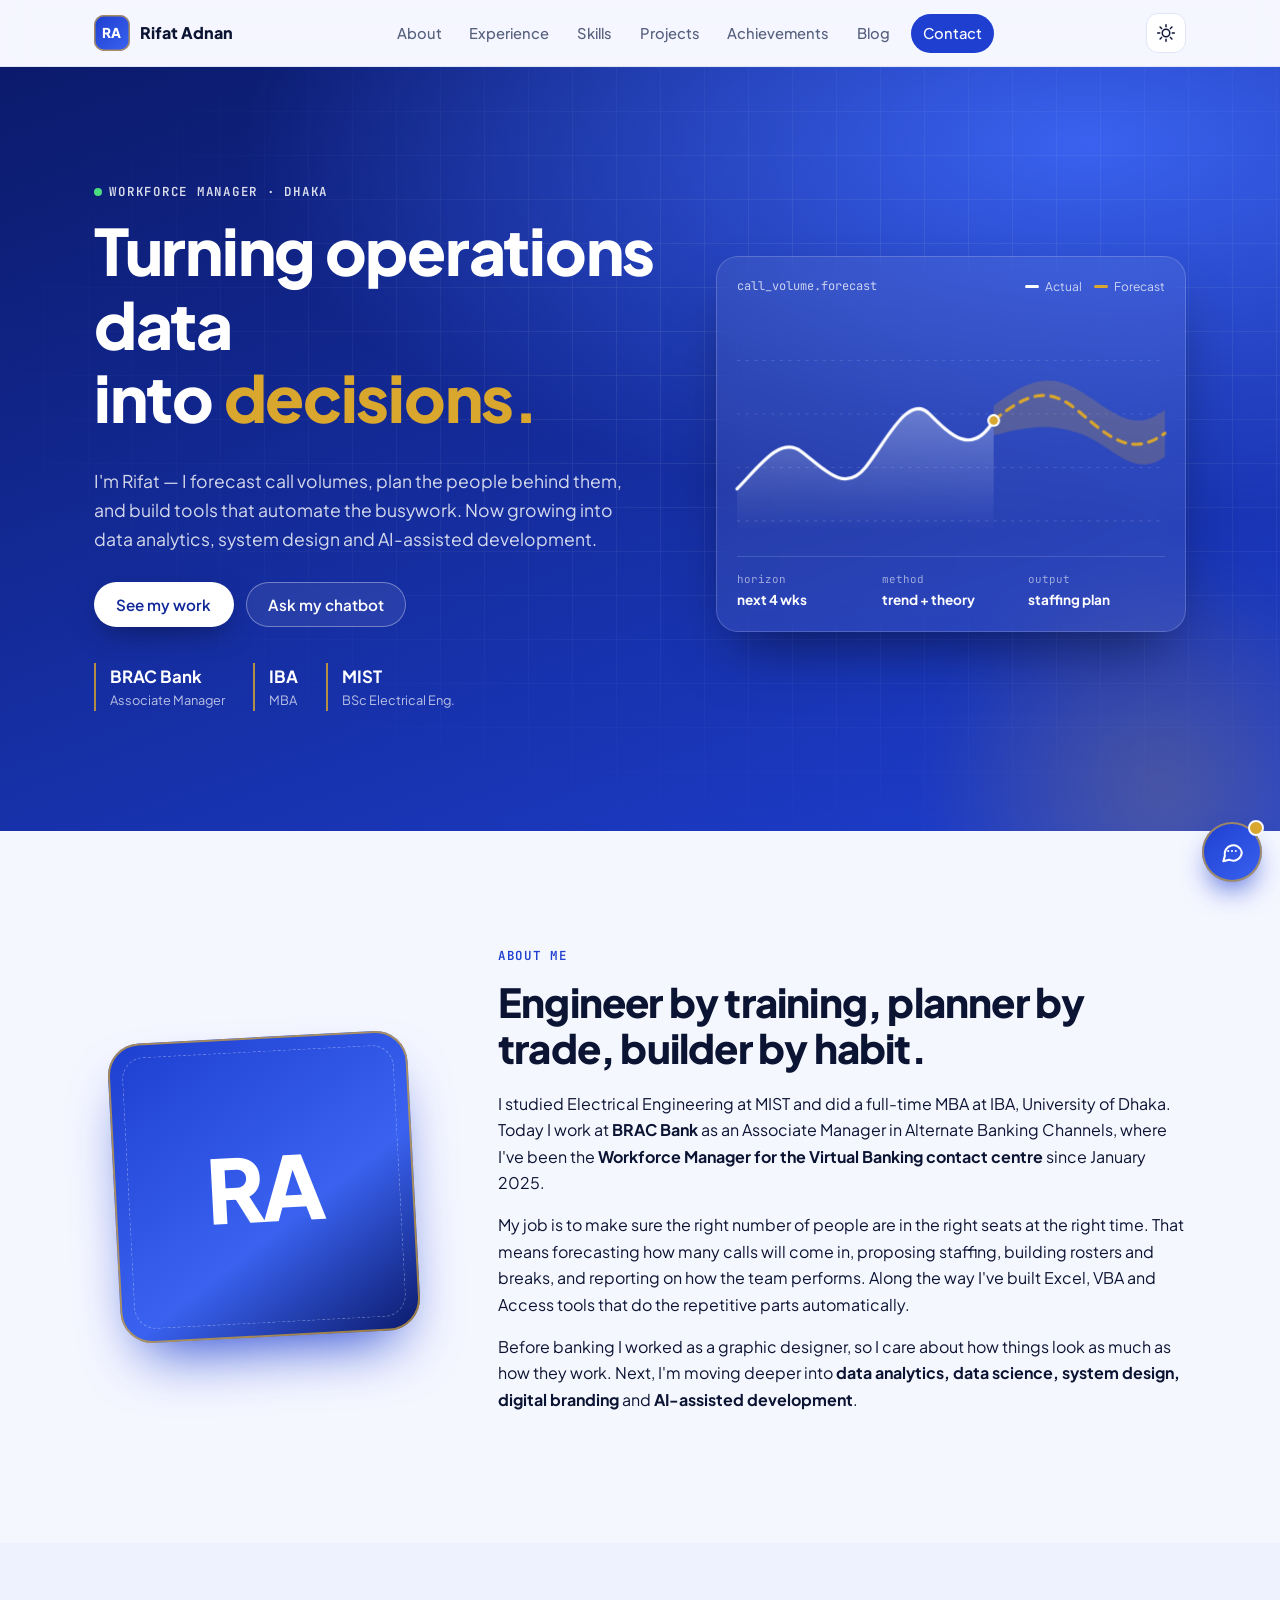
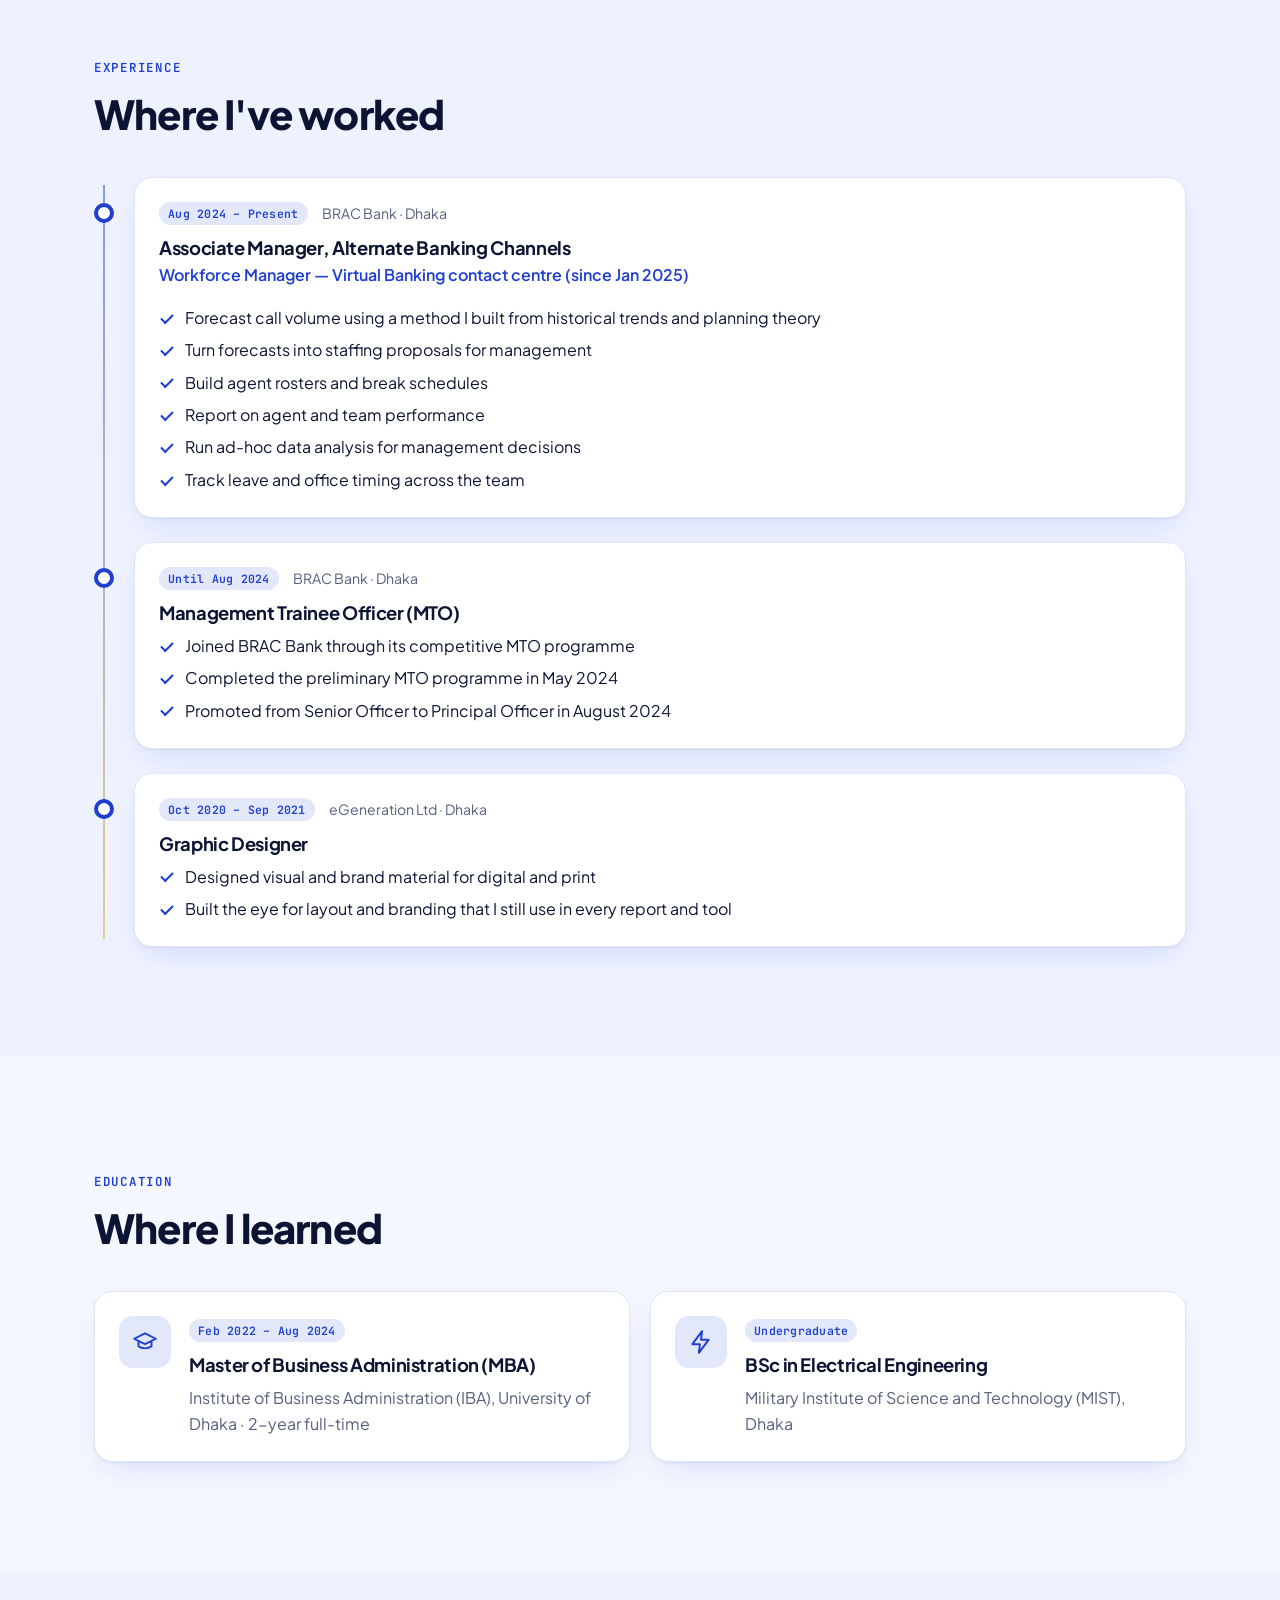
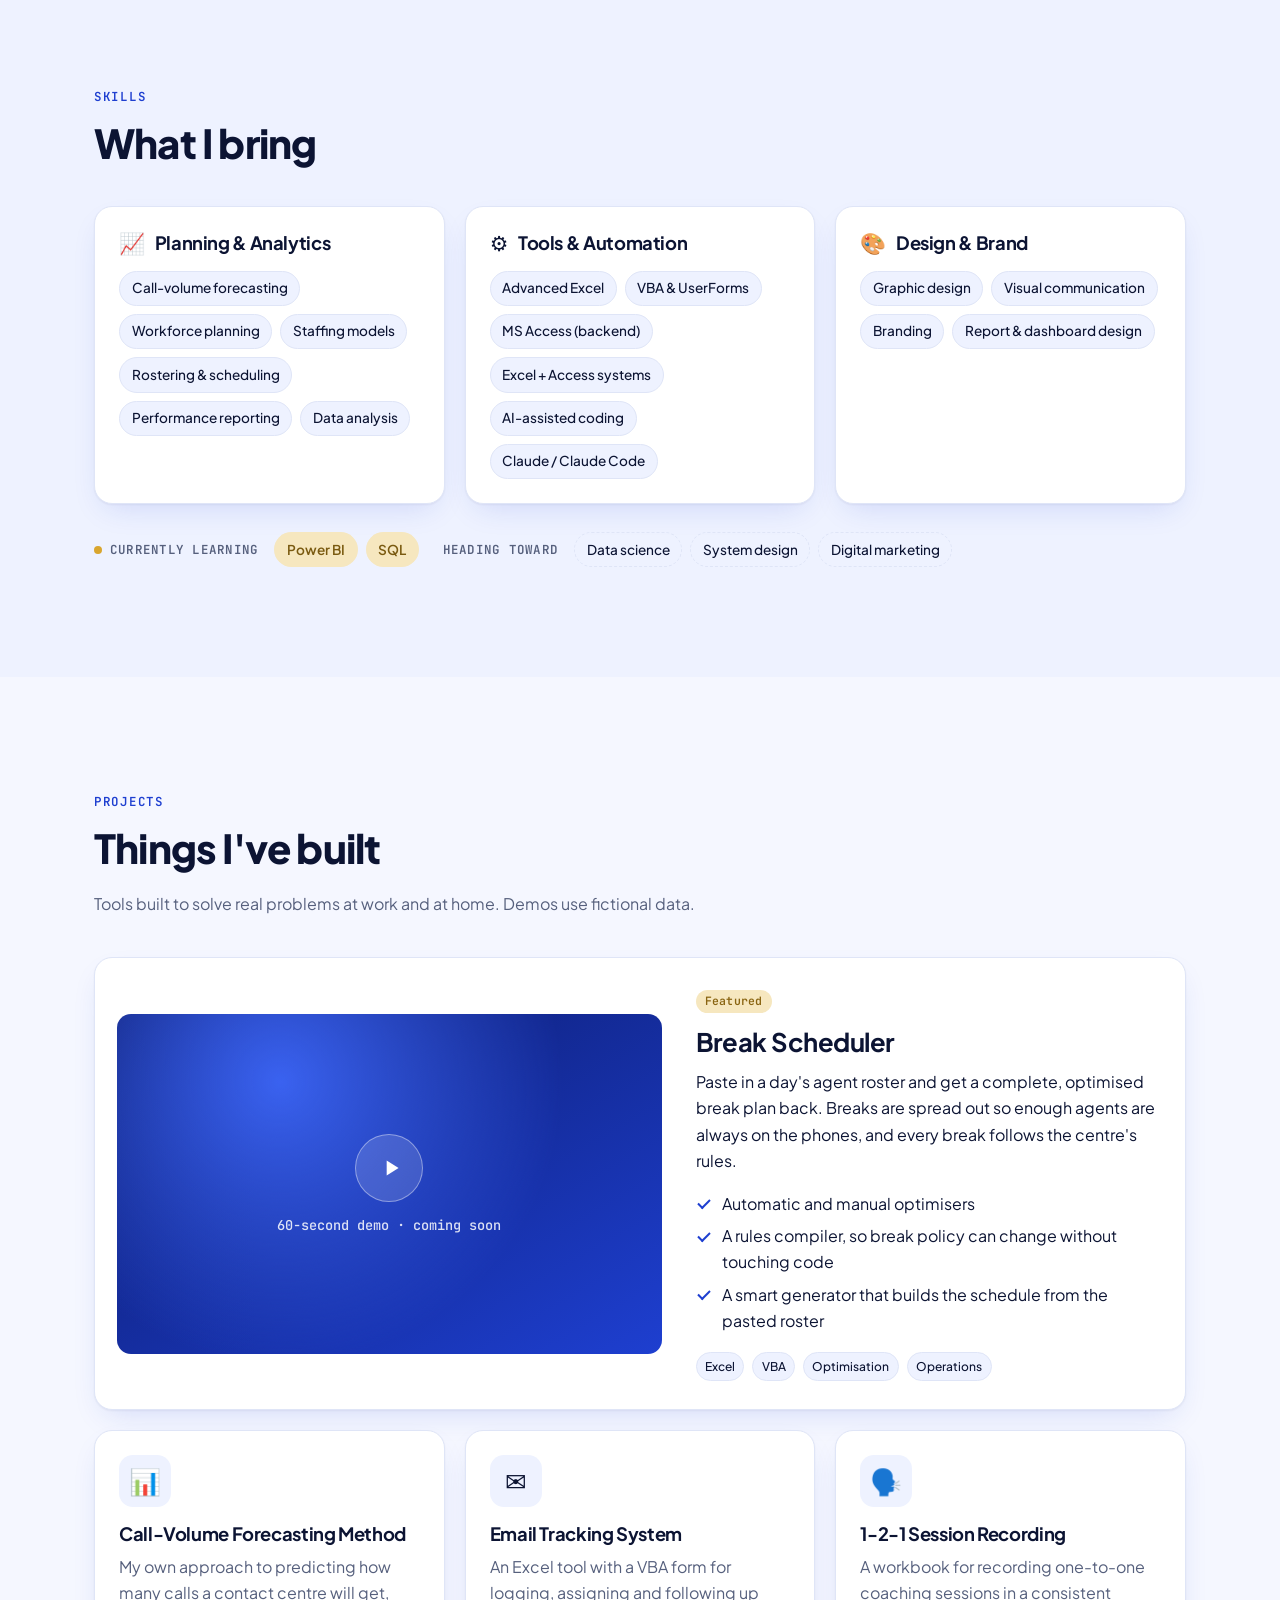
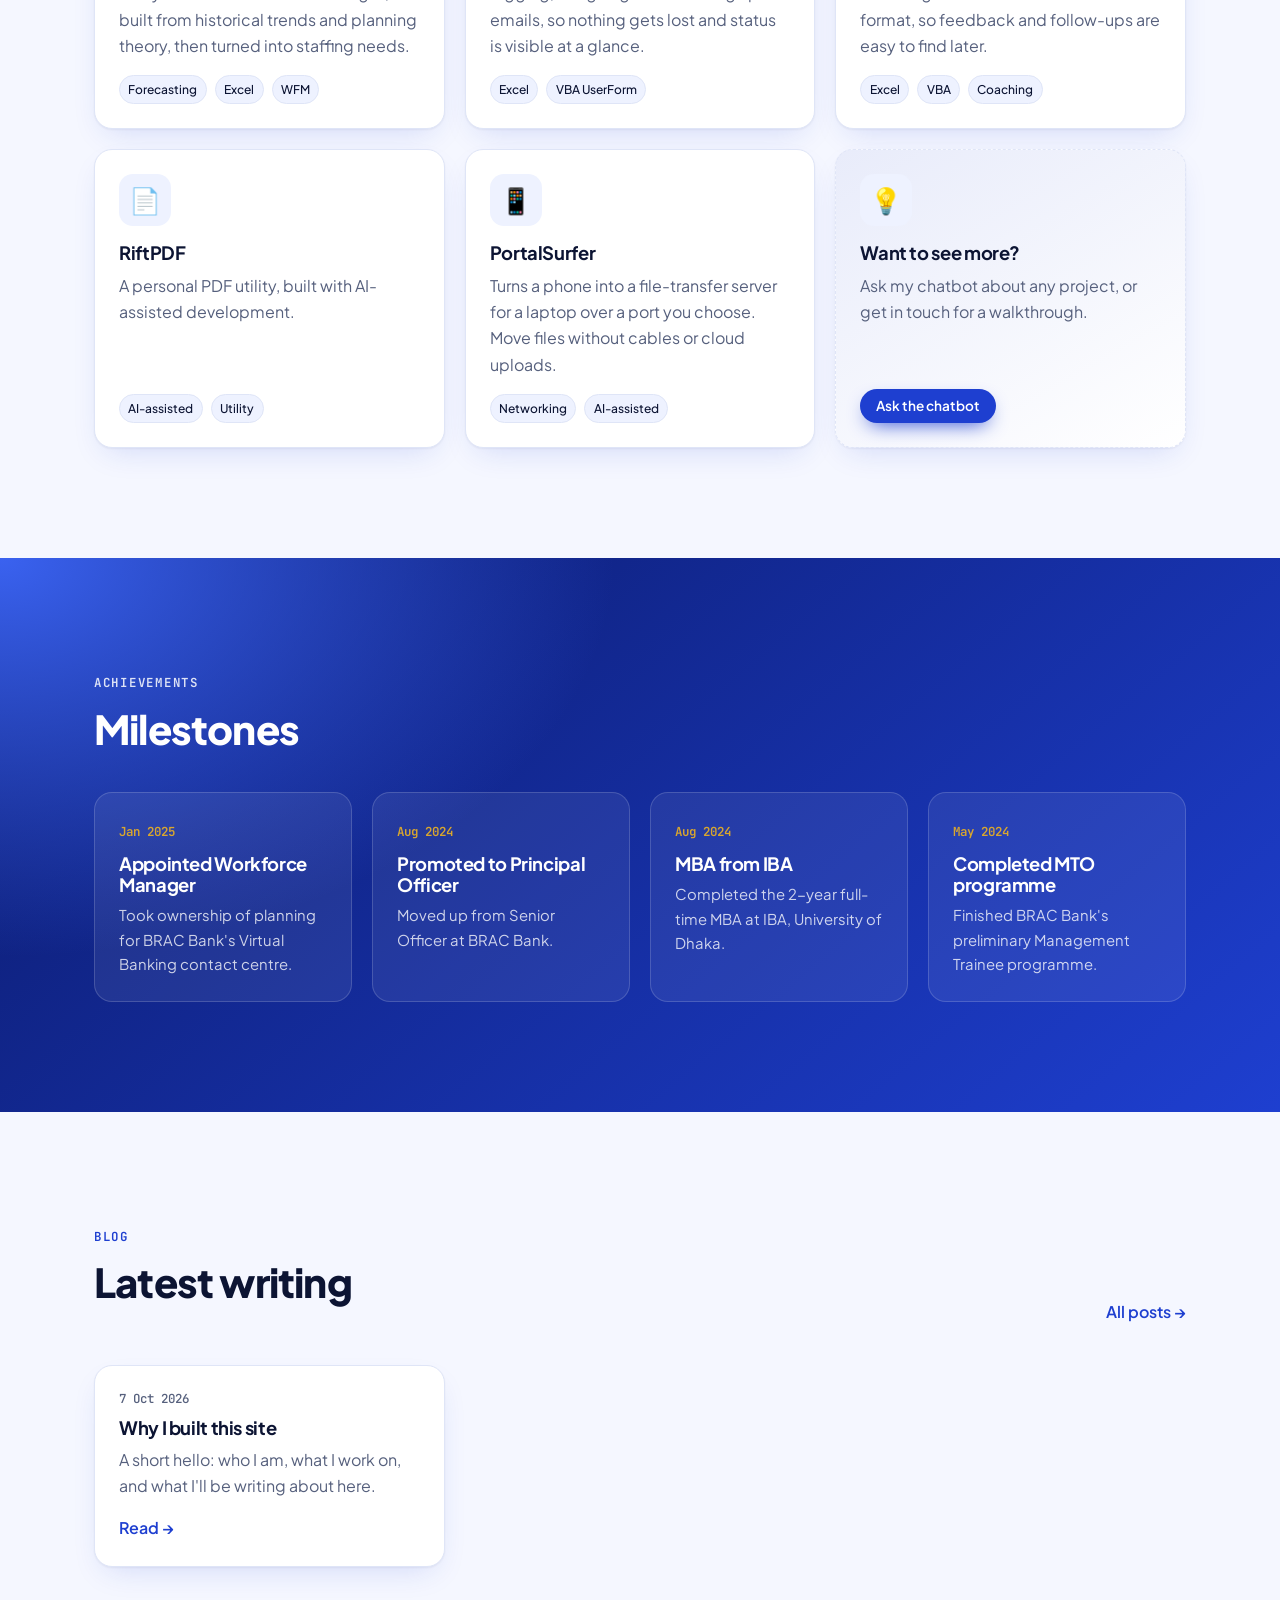
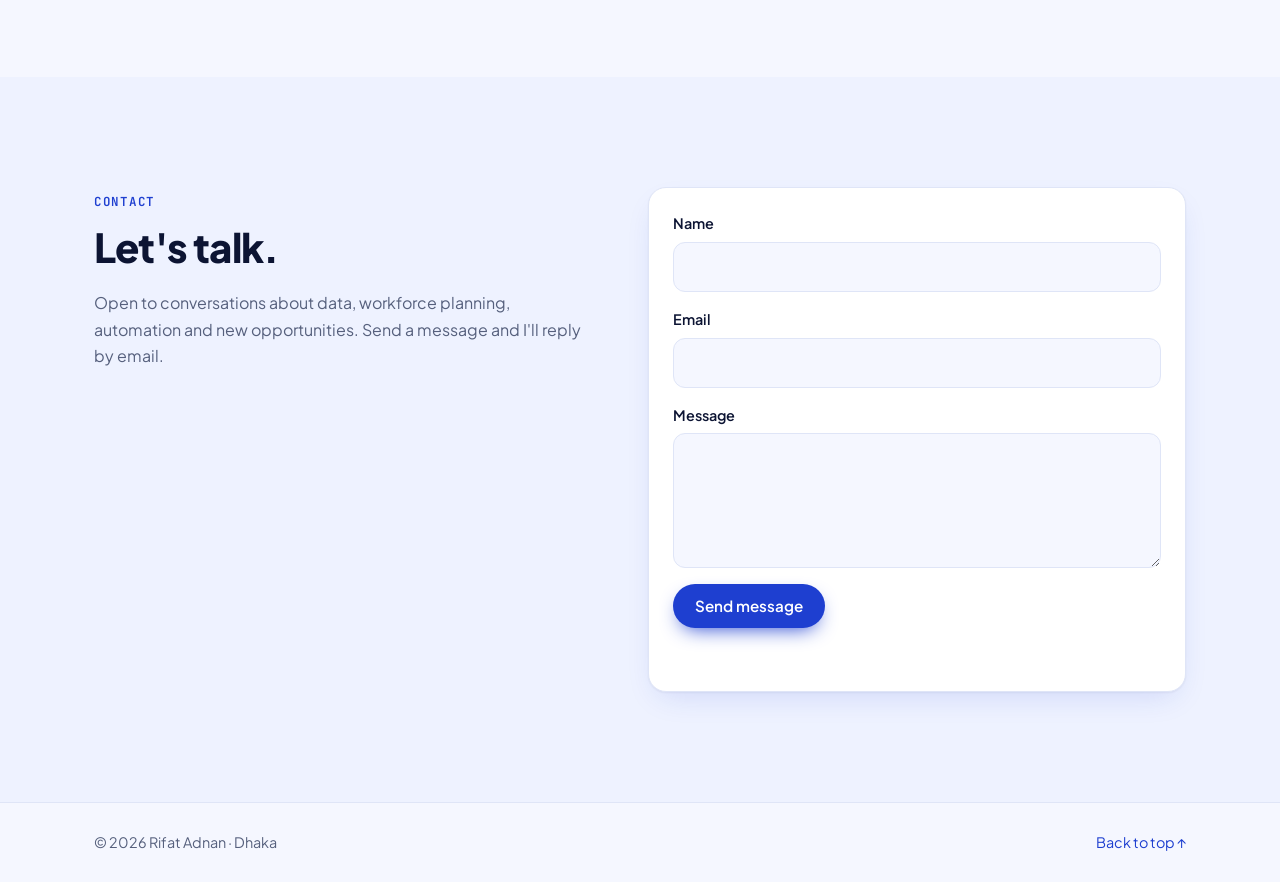
<file: index.html>
<!doctype html>
<html lang="en">
<head>
  <meta charset="utf-8">
  <meta name="viewport" content="width=device-width, initial-scale=1">
  <title>Rifat Adnan — Workforce Planning, Forecasting & Data</title>
  <meta name="description" content="Rifat Adnan — workforce manager and analyst in Dhaka. Call-volume forecasting, workforce planning, Excel/VBA automation, and a growing focus on data analytics and AI-assisted development.">
  <meta property="og:title" content="Rifat Adnan — Workforce Planning, Forecasting & Data">
  <meta property="og:description" content="Turning operations data into decisions.">
  <meta property="og:type" content="website">
  <meta name="theme-color" content="#1e3fd0">
  <link rel="icon" href="assets/favicon.svg" type="image/svg+xml">
  <link rel="preconnect" href="https://fonts.googleapis.com">
  <link rel="preconnect" href="https://fonts.gstatic.com" crossorigin>
  <link href="https://fonts.googleapis.com/css2?family=Plus+Jakarta+Sans:wght@400;500;600;700;800&family=JetBrains+Mono:wght@400;600&display=swap" rel="stylesheet">
  <link rel="stylesheet" href="css/style.css">
  <script src="js/theme-init.js"></script>
</head>
<body>
  <a class="skip" href="#main">Skip to content</a>

  <!-- ============ NAVIGATION ============ -->
  <header class="nav" id="top">
    <div class="container nav__inner">
      <a href="#top" class="brand" aria-label="Rifat Adnan — home">
        <span class="brand__mark">RA</span><span class="brand__name">Rifat Adnan</span>
      </a>
      <nav class="nav__links" id="navLinks" aria-label="Main">
        <a href="#about">About</a>
        <a href="#experience">Experience</a>
        <a href="#skills">Skills</a>
        <a href="#projects">Projects</a>
        <a href="#achievements">Achievements</a>
        <a href="blog.html">Blog</a>
        <a href="#contact" class="nav__cta">Contact</a>
      </nav>
      <div class="nav__actions">
        <button class="icon-btn" id="themeToggle" aria-label="Switch light / dark mode">
          <svg class="i-sun" viewBox="0 0 24 24" aria-hidden="true"><circle cx="12" cy="12" r="4.5"/><path d="M12 2v2.5M12 19.5V22M2 12h2.5M19.5 12H22M4.9 4.9l1.8 1.8M17.3 17.3l1.8 1.8M4.9 19.1l1.8-1.8M17.3 6.7l1.8-1.8"/></svg>
          <svg class="i-moon" viewBox="0 0 24 24" aria-hidden="true"><path d="M20 14.5A8 8 0 0 1 9.5 4a8 8 0 1 0 10.5 10.5z"/></svg>
        </button>
        <button class="icon-btn nav__burger" id="navToggle" aria-label="Open menu" aria-expanded="false" aria-controls="navLinks">
          <span></span><span></span><span></span>
        </button>
      </div>
    </div>
  </header>

  <main id="main">
    <!-- ============ HERO ============ -->
    <section class="hero">
      <div class="hero__grid" aria-hidden="true"></div>
      <div class="hero__glow" aria-hidden="true"></div>
      <div class="container hero__inner">
        <div class="hero__text">
          <p class="eyebrow eyebrow--light"><span class="pulse"></span> Workforce Manager · Dhaka</p>
          <h1>Turning operations data<br>into <span class="gold">decisions.</span></h1>
          <p class="hero__lead">I'm Rifat — I forecast call volumes, plan the people behind them, and build tools that automate the busywork. Now growing into data analytics, system design and AI-assisted development.</p>
          <div class="hero__btns">
            <a href="#projects" class="btn btn--light">See my work</a>
            <button class="btn btn--ghost" data-open-chat>Ask my chatbot</button>
          </div>
          <ul class="hero__facts">
            <li><strong>BRAC Bank</strong><span>Associate Manager</span></li>
            <li><strong>IBA</strong><span>MBA</span></li>
            <li><strong>MIST</strong><span>BSc Electrical Eng.</span></li>
          </ul>
        </div>

        <!-- Animated forecast chart -->
        <div class="hero__chart" aria-hidden="true">
          <div class="chart-card">
            <div class="chart-card__head">
              <span class="mono">call_volume.forecast</span>
              <span class="chart-legend"><i class="lg-actual"></i>Actual <i class="lg-fc"></i>Forecast</span>
            </div>
            <svg viewBox="0 0 400 220" class="fc-svg">
              <defs>
                <linearGradient id="fcFill" x1="0" x2="0" y1="0" y2="1">
                  <stop offset="0" stop-color="#ffffff" stop-opacity=".28"/>
                  <stop offset="1" stop-color="#ffffff" stop-opacity="0"/>
                </linearGradient>
              </defs>
              <g class="fc-grid">
                <line x1="0" y1="50" x2="400" y2="50"/><line x1="0" y1="100" x2="400" y2="100"/>
                <line x1="0" y1="150" x2="400" y2="150"/><line x1="0" y1="200" x2="400" y2="200"/>
              </g>
              <path class="fc-band" d="M240 92 C 270 70, 290 60, 320 78 S 370 120, 400 96 L400 140 C 370 162, 350 128, 320 118 S 270 112, 240 120 Z"/>
              <path class="fc-area" d="M0 170 C 20 150, 40 120, 60 135 S 100 175, 120 150 S 160 80, 180 100 S 220 140, 240 106 L240 210 L0 210 Z"/>
              <path class="fc-actual" d="M0 170 C 20 150, 40 120, 60 135 S 100 175, 120 150 S 160 80, 180 100 S 220 140, 240 106"/>
              <path class="fc-line" d="M240 106 C 270 82, 290 72, 320 98 S 370 140, 400 118"/>
              <circle class="fc-dot" cx="240" cy="106" r="5"/>
            </svg>
            <div class="chart-card__foot">
              <div><span class="mono">horizon</span><strong>next 4 wks</strong></div>
              <div><span class="mono">method</span><strong>trend + theory</strong></div>
              <div><span class="mono">output</span><strong>staffing plan</strong></div>
            </div>
          </div>
        </div>
      </div>
    </section>

    <!-- ============ ABOUT ============ -->
    <section class="section" id="about">
      <div class="container about">
        <div class="about__photo reveal">
          <!-- To use a photo: put it at assets/photo.jpg and replace the <span> below with
               <img src="assets/photo.jpg" alt="Rifat Adnan"> -->
          <div class="avatar"><span>RA</span></div>
        </div>
        <div class="about__text reveal">
          <p class="eyebrow">About me</p>
          <h2>Engineer by training, planner by trade, builder by habit.</h2>
          <p>I studied Electrical Engineering at MIST and did a full-time MBA at IBA, University of Dhaka. Today I work at <strong>BRAC Bank</strong> as an Associate Manager in Alternate Banking Channels, where I've been the <strong>Workforce Manager for the Virtual Banking contact centre</strong> since January 2025.</p>
          <p>My job is to make sure the right number of people are in the right seats at the right time. That means forecasting how many calls will come in, proposing staffing, building rosters and breaks, and reporting on how the team performs. Along the way I've built Excel, VBA and Access tools that do the repetitive parts automatically.</p>
          <p>Before banking I worked as a graphic designer, so I care about how things look as much as how they work. Next, I'm moving deeper into <strong>data analytics, data science, system design, digital branding</strong> and <strong>AI-assisted development</strong>.</p>
          <div class="about__links" data-social></div>
        </div>
      </div>
    </section>

    <!-- ============ EXPERIENCE ============ -->
    <section class="section section--tint" id="experience">
      <div class="container">
        <div class="section__head reveal">
          <p class="eyebrow">Experience</p>
          <h2>Where I've worked</h2>
        </div>
        <ol class="timeline">
          <li class="tl-item reveal">
            <div class="tl-dot"></div>
            <div class="card">
              <div class="tl-meta"><span class="tag tag--brand">Aug 2024 – Present</span><span class="muted">BRAC Bank · Dhaka</span></div>
              <h3>Associate Manager, Alternate Banking Channels</h3>
              <p class="tl-sub">Workforce Manager — Virtual Banking contact centre (since Jan 2025)</p>
              <ul class="ticks">
                <li>Forecast call volume using a method I built from historical trends and planning theory</li>
                <li>Turn forecasts into staffing proposals for management</li>
                <li>Build agent rosters and break schedules</li>
                <li>Report on agent and team performance</li>
                <li>Run ad-hoc data analysis for management decisions</li>
                <li>Track leave and office timing across the team</li>
              </ul>
            </div>
          </li>
          <li class="tl-item reveal">
            <div class="tl-dot"></div>
            <div class="card">
              <div class="tl-meta"><span class="tag tag--brand">Until Aug 2024</span><span class="muted">BRAC Bank · Dhaka</span></div>
              <h3>Management Trainee Officer (MTO)</h3>
              <ul class="ticks">
                <li>Joined BRAC Bank through its competitive MTO programme</li>
                <li>Completed the preliminary MTO programme in May 2024</li>
                <li>Promoted from Senior Officer to Principal Officer in August 2024</li>
              </ul>
            </div>
          </li>
          <li class="tl-item reveal">
            <div class="tl-dot"></div>
            <div class="card">
              <div class="tl-meta"><span class="tag tag--brand">Oct 2020 – Sep 2021</span><span class="muted">eGeneration Ltd · Dhaka</span></div>
              <h3>Graphic Designer</h3>
              <ul class="ticks">
                <li>Designed visual and brand material for digital and print</li>
                <li>Built the eye for layout and branding that I still use in every report and tool</li>
              </ul>
            </div>
          </li>
        </ol>
      </div>
    </section>

    <!-- ============ EDUCATION ============ -->
    <section class="section" id="education">
      <div class="container">
        <div class="section__head reveal">
          <p class="eyebrow">Education</p>
          <h2>Where I learned</h2>
        </div>
        <div class="grid-2">
          <article class="card edu reveal">
            <div class="edu__icon" aria-hidden="true">
              <svg viewBox="0 0 24 24"><path d="M2 9l10-5 10 5-10 5z"/><path d="M6 11v5c3 2.5 9 2.5 12 0v-5"/></svg>
            </div>
            <div>
              <span class="tag tag--brand">Feb 2022 – Aug 2024</span>
              <h3>Master of Business Administration (MBA)</h3>
              <p class="muted">Institute of Business Administration (IBA), University of Dhaka · 2-year full-time</p>
            </div>
          </article>
          <article class="card edu reveal">
            <div class="edu__icon" aria-hidden="true">
              <svg viewBox="0 0 24 24"><path d="M13 2L4 14h7l-1 8 9-12h-7z"/></svg>
            </div>
            <div>
              <span class="tag tag--brand">Undergraduate</span>
              <h3>BSc in Electrical Engineering</h3>
              <p class="muted">Military Institute of Science and Technology (MIST), Dhaka</p>
            </div>
          </article>
        </div>
      </div>
    </section>

    <!-- ============ SKILLS ============ -->
    <section class="section section--tint" id="skills">
      <div class="container">
        <div class="section__head reveal">
          <p class="eyebrow">Skills</p>
          <h2>What I bring</h2>
        </div>
        <div class="grid-3">
          <article class="card skill reveal">
            <h3><span class="skill__ic">📈</span> Planning & Analytics</h3>
            <ul class="chips">
              <li>Call-volume forecasting</li><li>Workforce planning</li><li>Staffing models</li>
              <li>Rostering & scheduling</li><li>Performance reporting</li><li>Data analysis</li>
            </ul>
          </article>
          <article class="card skill reveal">
            <h3><span class="skill__ic">⚙️</span> Tools & Automation</h3>
            <ul class="chips">
              <li>Advanced Excel</li><li>VBA & UserForms</li><li>MS Access (backend)</li>
              <li>Excel + Access systems</li><li>AI-assisted coding</li><li>Claude / Claude Code</li>
            </ul>
          </article>
          <article class="card skill reveal">
            <h3><span class="skill__ic">🎨</span> Design & Brand</h3>
            <ul class="chips">
              <li>Graphic design</li><li>Visual communication</li><li>Branding</li><li>Report & dashboard design</li>
            </ul>
          </article>
        </div>
        <div class="learning reveal">
          <span class="learning__label"><span class="pulse pulse--gold"></span> Currently learning</span>
          <ul class="chips chips--gold"><li>Power BI</li><li>SQL</li></ul>
          <span class="learning__label learning__label--next">Heading toward</span>
          <ul class="chips chips--outline"><li>Data science</li><li>System design</li><li>Digital marketing</li></ul>
        </div>
      </div>
    </section>

    <!-- ============ PROJECTS ============ -->
    <section class="section" id="projects">
      <div class="container">
        <div class="section__head reveal">
          <p class="eyebrow">Projects</p>
          <h2>Things I've built</h2>
          <p class="muted">Tools built to solve real problems at work and at home. Demos use fictional data.</p>
        </div>

        <!-- Featured project -->
        <article class="card feature reveal">
          <div class="feature__media">
            <!-- To add your demo video: put the file at assets/break-scheduler-demo.mp4,
                 then replace the whole <div class="video-ph"> block below with:
                 <video src="assets/break-scheduler-demo.mp4" controls playsinline preload="metadata"></video>
                 (For a YouTube video, ask Claude for the embed code.) -->
            <div class="video-ph">
              <div class="video-ph__play" aria-hidden="true"><svg viewBox="0 0 24 24"><path d="M8 5v14l11-7z"/></svg></div>
              <span>60-second demo · coming soon</span>
            </div>
          </div>
          <div class="feature__body">
            <span class="tag tag--gold">Featured</span>
            <h3>Break Scheduler</h3>
            <p>Paste in a day's agent roster and get a complete, optimised break plan back. Breaks are spread out so enough agents are always on the phones, and every break follows the centre's rules.</p>
            <ul class="ticks">
              <li>Automatic and manual optimisers</li>
              <li>A rules compiler, so break policy can change without touching code</li>
              <li>A smart generator that builds the schedule from the pasted roster</li>
            </ul>
            <ul class="chips chips--sm"><li>Excel</li><li>VBA</li><li>Optimisation</li><li>Operations</li></ul>
          </div>
        </article>

        <div class="grid-3 projects">
          <article class="card project reveal">
            <div class="project__ic">📊</div>
            <h3>Call-Volume Forecasting Method</h3>
            <p>My own approach to predicting how many calls a contact centre will get, built from historical trends and planning theory, then turned into staffing needs.</p>
            <ul class="chips chips--sm"><li>Forecasting</li><li>Excel</li><li>WFM</li></ul>
          </article>
          <article class="card project reveal">
            <div class="project__ic">✉️</div>
            <h3>Email Tracking System</h3>
            <p>An Excel tool with a VBA form for logging, assigning and following up emails, so nothing gets lost and status is visible at a glance.</p>
            <ul class="chips chips--sm"><li>Excel</li><li>VBA UserForm</li></ul>
          </article>
          <article class="card project reveal">
            <div class="project__ic">🗣️</div>
            <h3>1-2-1 Session Recording</h3>
            <p>A workbook for recording one-to-one coaching sessions in a consistent format, so feedback and follow-ups are easy to find later.</p>
            <ul class="chips chips--sm"><li>Excel</li><li>VBA</li><li>Coaching</li></ul>
          </article>
          <article class="card project reveal">
            <div class="project__ic">📄</div>
            <h3>RiftPDF</h3>
            <p>A personal PDF utility, built with AI-assisted development.</p>
            <ul class="chips chips--sm"><li>AI-assisted</li><li>Utility</li></ul>
          </article>
          <article class="card project reveal">
            <div class="project__ic">📱</div>
            <h3>PortalSurfer</h3>
            <p>Turns a phone into a file-transfer server for a laptop over a port you choose. Move files without cables or cloud uploads.</p>
            <ul class="chips chips--sm"><li>Networking</li><li>AI-assisted</li></ul>
          </article>
          <article class="card project project--cta reveal">
            <div class="project__ic">💡</div>
            <h3>Want to see more?</h3>
            <p>Ask my chatbot about any project, or get in touch for a walkthrough.</p>
            <button class="btn btn--brand btn--sm" data-open-chat>Ask the chatbot</button>
          </article>
        </div>
      </div>
    </section>

    <!-- ============ ACHIEVEMENTS ============ -->
    <section class="section section--royal" id="achievements">
      <div class="container">
        <div class="section__head reveal">
          <p class="eyebrow eyebrow--light">Achievements</p>
          <h2>Milestones</h2>
        </div>
        <div class="grid-4">
          <div class="ach reveal"><span class="ach__year">Jan 2025</span><h3>Appointed Workforce Manager</h3><p>Took ownership of planning for BRAC Bank's Virtual Banking contact centre.</p></div>
          <div class="ach reveal"><span class="ach__year">Aug 2024</span><h3>Promoted to Principal Officer</h3><p>Moved up from Senior Officer at BRAC Bank.</p></div>
          <div class="ach reveal"><span class="ach__year">Aug 2024</span><h3>MBA from IBA</h3><p>Completed the 2-year full-time MBA at IBA, University of Dhaka.</p></div>
          <div class="ach reveal"><span class="ach__year">May 2024</span><h3>Completed MTO programme</h3><p>Finished BRAC Bank's preliminary Management Trainee programme.</p></div>
        </div>
      </div>
    </section>

    <!-- ============ BLOG PREVIEW ============ -->
    <section class="section" id="blog">
      <div class="container">
        <div class="section__head section__head--row reveal">
          <div>
            <p class="eyebrow">Blog</p>
            <h2>Latest writing</h2>
          </div>
          <a href="blog.html" class="link-arrow">All posts →</a>
        </div>
        <div class="grid-3" id="latestPosts" data-limit="3"></div>
      </div>
    </section>

    <!-- ============ CONTACT ============ -->
    <section class="section section--tint" id="contact">
      <div class="container contact">
        <div class="contact__text reveal">
          <p class="eyebrow">Contact</p>
          <h2>Let's talk.</h2>
          <p class="muted">Open to conversations about data, workforce planning, automation and new opportunities. Send a message and I'll reply by email.</p>
          <div class="about__links" data-social></div>
        </div>
        <!-- Netlify reads this form automatically and emails you each message. -->
        <form class="card form reveal" name="contact" method="POST" data-netlify="true" netlify-honeypot="company" id="contactForm">
          <input type="hidden" name="form-name" value="contact">
          <p class="hp"><label>Leave this empty <input name="company"></label></p>
          <label>Name<input type="text" name="name" required autocomplete="name"></label>
          <label>Email<input type="email" name="email" required autocomplete="email"></label>
          <label>Message<textarea name="message" rows="5" required></textarea></label>
          <button class="btn btn--brand" type="submit">Send message</button>
          <p class="form__status" id="formStatus" role="status"></p>
        </form>
      </div>
    </section>
  </main>

  <footer class="footer">
    <div class="container footer__inner">
      <span>© <span id="year"></span> Rifat Adnan · Dhaka</span>
      <a href="#top">Back to top ↑</a>
    </div>
  </footer>

  <script src="js/config.js"></script>
  <script src="js/main.js"></script>
  <script src="js/blog.js"></script>
  <script src="js/faq.js"></script>
  <script src="js/chatbot.js"></script>
</body>
</html>
</file>
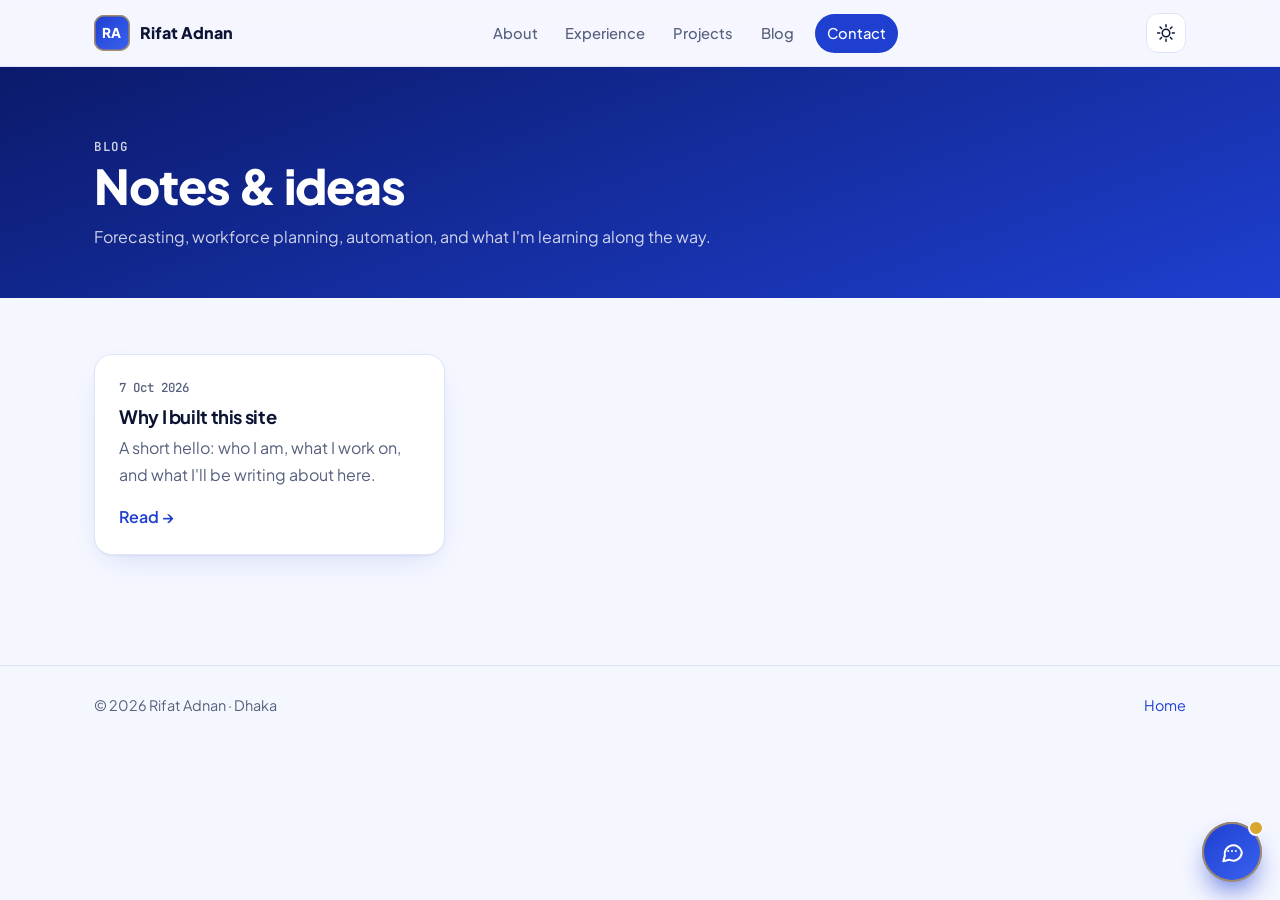
<file: blog.html>
<!doctype html>
<html lang="en">
<head>
  <meta charset="utf-8">
  <meta name="viewport" content="width=device-width, initial-scale=1">
  <title>Blog — Rifat Adnan</title>
  <meta name="description" content="Notes by Rifat Adnan on forecasting, workforce planning, automation and learning data analytics.">
  <meta name="theme-color" content="#1e3fd0">
  <link rel="icon" href="assets/favicon.svg" type="image/svg+xml">
  <link rel="preconnect" href="https://fonts.googleapis.com">
  <link rel="preconnect" href="https://fonts.gstatic.com" crossorigin>
  <link href="https://fonts.googleapis.com/css2?family=Plus+Jakarta+Sans:wght@400;500;600;700;800&family=JetBrains+Mono:wght@400;600&display=swap" rel="stylesheet">
  <link rel="stylesheet" href="css/style.css">
  <script src="js/theme-init.js"></script>
</head>
<body>
  <header class="nav">
    <div class="container nav__inner">
      <a href="index.html" class="brand" aria-label="Rifat Adnan — home">
        <span class="brand__mark">RA</span><span class="brand__name">Rifat Adnan</span>
      </a>
      <nav class="nav__links" id="navLinks" aria-label="Main">
        <a href="index.html#about">About</a>
        <a href="index.html#experience">Experience</a>
        <a href="index.html#projects">Projects</a>
        <a href="blog.html">Blog</a>
        <a href="index.html#contact" class="nav__cta">Contact</a>
      </nav>
      <div class="nav__actions">
        <button class="icon-btn" id="themeToggle" aria-label="Switch light / dark mode">
          <svg class="i-sun" viewBox="0 0 24 24" aria-hidden="true"><circle cx="12" cy="12" r="4.5"/><path d="M12 2v2.5M12 19.5V22M2 12h2.5M19.5 12H22M4.9 4.9l1.8 1.8M17.3 17.3l1.8 1.8M4.9 19.1l1.8-1.8M17.3 6.7l1.8-1.8"/></svg>
          <svg class="i-moon" viewBox="0 0 24 24" aria-hidden="true"><path d="M20 14.5A8 8 0 0 1 9.5 4a8 8 0 1 0 10.5 10.5z"/></svg>
        </button>
        <button class="icon-btn nav__burger" id="navToggle" aria-label="Open menu" aria-expanded="false" aria-controls="navLinks">
          <span></span><span></span><span></span>
        </button>
      </div>
    </div>
  </header>

  <section class="page-hero">
    <div class="container">
      <p class="eyebrow eyebrow--light">Blog</p>
      <h1>Notes & ideas</h1>
      <p>Forecasting, workforce planning, automation, and what I'm learning along the way.</p>
    </div>
  </section>

  <main class="section" style="padding-top:56px">
    <div class="container">
      <div class="grid-3" id="allPosts"></div>
    </div>
  </main>

  <footer class="footer">
    <div class="container footer__inner">
      <span>© <span id="year"></span> Rifat Adnan · Dhaka</span>
      <a href="index.html">Home</a>
    </div>
  </footer>

  <script src="js/config.js"></script>
  <script src="js/main.js"></script>
  <script src="js/blog.js"></script>
  <script src="js/faq.js"></script>
  <script src="js/chatbot.js"></script>
</body>
</html>
</file>
<file: css/style.css>
/* =========================================================
   Rifat Adnan — portfolio theme
   Brand colour: royal blue. Change --brand to recolour the site.
   ========================================================= */

:root {
  --brand: #1e3fd0;          /* royal blue */
  --brand-2: #4169e1;        /* lighter royal blue */
  --brand-ink: #ffffff;
  --gold: #d9a62e;
  --gold-soft: #f6e7bf;

  --bg: #f5f7ff;
  --surface: #ffffff;
  --surface-2: #eef2ff;
  --text: #0c1433;
  --muted: #56607d;
  --border: #dfe5f7;
  --shadow: 0 1px 2px rgba(12, 20, 51, .05), 0 12px 32px -12px rgba(30, 63, 208, .18);

  --hero-1: #0b1a6b;
  --hero-2: #1e3fd0;
  --hero-3: #3a62f0;

  --radius: 18px;
  --font: "Plus Jakarta Sans", system-ui, -apple-system, "Segoe UI", sans-serif;
  --mono: "JetBrains Mono", ui-monospace, Menlo, monospace;
  color-scheme: light;
}

@media (prefers-color-scheme: dark) {
  :root:not([data-theme="light"]) {
    --brand: #5b7cff;
    --brand-2: #8aa2ff;
    --gold: #f0c35a;
    --gold-soft: #3a3016;
    --bg: #060b1f;
    --surface: #0d1533;
    --surface-2: #0a1029;
    --text: #e9edff;
    --muted: #9ba7cc;
    --border: #1c2754;
    --shadow: 0 1px 2px rgba(0, 0, 0, .4), 0 16px 40px -16px rgba(0, 0, 0, .7);
    --hero-1: #040a2e;
    --hero-2: #0f2799;
    --hero-3: #2747d9;
    color-scheme: dark;
  }
}
:root[data-theme="dark"] {
  --brand: #5b7cff;
  --brand-2: #8aa2ff;
  --gold: #f0c35a;
  --gold-soft: #3a3016;
  --bg: #060b1f;
  --surface: #0d1533;
  --surface-2: #0a1029;
  --text: #e9edff;
  --muted: #9ba7cc;
  --border: #1c2754;
  --shadow: 0 1px 2px rgba(0, 0, 0, .4), 0 16px 40px -16px rgba(0, 0, 0, .7);
  --hero-1: #040a2e;
  --hero-2: #0f2799;
  --hero-3: #2747d9;
  color-scheme: dark;
}

/* ---------- Base ---------- */
*, *::before, *::after { box-sizing: border-box; }
html { scroll-behavior: smooth; scroll-padding-top: 80px; -webkit-text-size-adjust: 100%; }
body {
  margin: 0;
  font-family: var(--font);
  font-size: 16px;
  line-height: 1.65;
  color: var(--text);
  background: var(--bg);
  -webkit-font-smoothing: antialiased;
  overflow-x: hidden;
}
img, svg, video { max-width: 100%; display: block; }
a { color: var(--brand); text-decoration: none; }
a:hover { text-decoration: underline; }
h1, h2, h3 { line-height: 1.15; letter-spacing: -0.02em; margin: 0 0 .5em; }
h1 { font-size: clamp(2.2rem, 6vw, 4rem); font-weight: 800; }
h2 { font-size: clamp(1.7rem, 4vw, 2.5rem); font-weight: 800; }
h3 { font-size: 1.15rem; font-weight: 700; }
p { margin: 0 0 1em; }
.muted { color: var(--muted); }
.mono { font-family: var(--mono); font-size: .75rem; }
.gold { color: var(--gold); }
.container { width: 100%; max-width: 1140px; margin: 0 auto; padding: 0 16px; }
@media (min-width: 640px) { .container { padding: 0 24px; } }

.skip { position: absolute; left: -999px; top: 8px; background: var(--brand); color: #fff; padding: 8px 14px; border-radius: 8px; z-index: 100; }
.skip:focus { left: 8px; }
:focus-visible { outline: 3px solid var(--brand-2); outline-offset: 2px; border-radius: 6px; }

/* ---------- Buttons, tags, chips ---------- */
.btn {
  display: inline-flex; align-items: center; justify-content: center; gap: .5em;
  font: 600 .95rem/1 var(--font);
  padding: .9em 1.4em; border-radius: 999px; border: 1.5px solid transparent;
  cursor: pointer; transition: transform .2s, box-shadow .2s, background .2s;
  text-decoration: none !important;
}
.btn:hover { transform: translateY(-2px); }
.btn--brand { background: var(--brand); color: #fff; box-shadow: 0 8px 20px -8px var(--brand); }
.btn--light { background: #fff; color: #0f2799; box-shadow: 0 10px 30px -10px rgba(0,0,0,.5); }
.btn--ghost { background: rgba(255,255,255,.08); color: #fff; border-color: rgba(255,255,255,.35); backdrop-filter: blur(6px); }
.btn--ghost:hover { background: rgba(255,255,255,.16); }
.btn--sm { padding: .7em 1.1em; font-size: .85rem; }

.tag {
  display: inline-block; font: 600 .72rem/1 var(--mono); letter-spacing: .02em;
  padding: .5em .8em; border-radius: 999px;
}
.tag--brand { background: color-mix(in srgb, var(--brand) 12%, transparent); color: var(--brand); }
.tag--gold { background: var(--gold-soft); color: #8a6512; }
:root[data-theme="dark"] .tag--gold { color: var(--gold); }
@media (prefers-color-scheme: dark) { :root:not([data-theme="light"]) .tag--gold { color: var(--gold); } }

.chips { list-style: none; padding: 0; margin: 0; display: flex; flex-wrap: wrap; gap: 8px; }
.chips li {
  font-size: .85rem; font-weight: 500;
  padding: .4em .85em; border-radius: 999px;
  background: var(--surface-2); border: 1px solid var(--border);
}
.chips--sm li { font-size: .75rem; padding: .3em .7em; }
.chips--gold li { background: var(--gold-soft); border-color: transparent; color: #7a5a10; font-weight: 600; }
:root[data-theme="dark"] .chips--gold li { color: var(--gold); }
@media (prefers-color-scheme: dark) { :root:not([data-theme="light"]) .chips--gold li { color: var(--gold); } }
.chips--outline li { background: transparent; border-style: dashed; }

.eyebrow {
  font: 600 .78rem/1 var(--mono); text-transform: uppercase; letter-spacing: .14em;
  color: var(--brand); margin-bottom: 1rem; display: inline-flex; align-items: center; gap: .6em;
}
.eyebrow--light { color: rgba(255,255,255,.85); }
.pulse { width: 8px; height: 8px; border-radius: 50%; background: #4ade80; box-shadow: 0 0 0 0 rgba(74,222,128,.6); animation: pulse 2s infinite; }
.pulse--gold { background: var(--gold); box-shadow: 0 0 0 0 color-mix(in srgb, var(--gold) 60%, transparent); }
@keyframes pulse { 70% { box-shadow: 0 0 0 10px rgba(0,0,0,0); } 100% { box-shadow: 0 0 0 0 rgba(0,0,0,0); } }

/* ---------- Cards & grids ---------- */
.card {
  background: var(--surface); border: 1px solid var(--border);
  border-radius: var(--radius); padding: 24px; box-shadow: var(--shadow);
  transition: transform .25s, border-color .25s;
}
.grid-2, .grid-3, .grid-4 { display: grid; gap: 20px; grid-template-columns: 1fr; }
@media (min-width: 720px) { .grid-2 { grid-template-columns: 1fr 1fr; } .grid-3, .grid-4 { grid-template-columns: 1fr 1fr; } }
@media (min-width: 1000px) { .grid-3 { grid-template-columns: repeat(3, 1fr); } .grid-4 { grid-template-columns: repeat(4, 1fr); } }

/* ---------- Navigation ---------- */
.nav {
  position: sticky; top: 0; z-index: 50;
  background: color-mix(in srgb, var(--bg) 78%, transparent);
  backdrop-filter: saturate(160%) blur(14px); -webkit-backdrop-filter: saturate(160%) blur(14px);
  border-bottom: 1px solid var(--border);
}
.nav__inner { display: flex; align-items: center; justify-content: space-between; height: 66px; gap: 16px; }
.brand { display: flex; align-items: center; gap: 10px; color: var(--text); font-weight: 800; text-decoration: none !important; }
.brand__mark {
  display: grid; place-items: center; width: 36px; height: 36px; border-radius: 10px;
  background: linear-gradient(135deg, var(--hero-2), var(--hero-3)); color: #fff;
  font-size: .85rem; letter-spacing: .02em; box-shadow: inset 0 0 0 1.5px color-mix(in srgb, var(--gold) 70%, transparent);
}
.nav__links { display: flex; align-items: center; gap: 4px; }
.nav__links a { color: var(--muted); font-weight: 500; font-size: .92rem; padding: .5em .8em; border-radius: 999px; text-decoration: none; }
.nav__links a:hover { color: var(--text); background: var(--surface-2); }
.nav__links a.nav__cta { background: var(--brand); color: #fff; margin-left: 6px; }
.nav__actions { display: flex; gap: 8px; align-items: center; }
.icon-btn {
  display: grid; place-items: center; width: 40px; height: 40px; border-radius: 12px;
  background: var(--surface); border: 1px solid var(--border); color: var(--text); cursor: pointer;
}
.icon-btn svg { width: 20px; height: 20px; fill: none; stroke: currentColor; stroke-width: 1.8; stroke-linecap: round; }
.i-moon { display: none; }
:root[data-theme="dark"] .i-sun { display: none; }
:root[data-theme="dark"] .i-moon { display: block; }
@media (prefers-color-scheme: dark) {
  :root:not([data-theme="light"]) .i-sun { display: none; }
  :root:not([data-theme="light"]) .i-moon { display: block; }
}
.nav__burger { display: none; gap: 4px; align-content: center; }
.nav__burger span { display: block; width: 18px; height: 2px; background: currentColor; border-radius: 2px; transition: .25s; }

@media (max-width: 899px) {
  .brand__name { display: none; }
  .nav__burger { display: grid; }
  .nav__links {
    position: absolute; top: 66px; left: 0; right: 0;
    flex-direction: column; align-items: stretch; gap: 2px;
    background: var(--surface); border-bottom: 1px solid var(--border);
    padding: 10px 16px 18px; box-shadow: var(--shadow);
    transform: translateY(-8px); opacity: 0; pointer-events: none; transition: .2s;
  }
  .nav__links a { padding: .8em 1em; font-size: 1rem; }
  .nav__links a.nav__cta { margin: 6px 0 0; text-align: center; }
  .nav.is-open .nav__links { transform: none; opacity: 1; pointer-events: auto; }
  .nav.is-open .nav__burger span:nth-child(1) { transform: translateY(6px) rotate(45deg); }
  .nav.is-open .nav__burger span:nth-child(2) { opacity: 0; }
  .nav.is-open .nav__burger span:nth-child(3) { transform: translateY(-6px) rotate(-45deg); }
}

/* ---------- Hero ---------- */
.hero {
  position: relative; overflow: hidden; color: #fff;
  background: radial-gradient(120% 90% at 85% 10%, var(--hero-3) 0%, transparent 55%),
              linear-gradient(160deg, var(--hero-1) 0%, var(--hero-2) 100%);
  padding: 72px 0 80px;
}
.hero__grid {
  position: absolute; inset: 0; opacity: .14;
  background-image: linear-gradient(rgba(255,255,255,.5) 1px, transparent 1px),
                    linear-gradient(90deg, rgba(255,255,255,.5) 1px, transparent 1px);
  background-size: 44px 44px;
  mask-image: radial-gradient(ellipse at 70% 40%, #000 20%, transparent 75%);
  -webkit-mask-image: radial-gradient(ellipse at 70% 40%, #000 20%, transparent 75%);
}
.hero__glow {
  position: absolute; width: 520px; height: 520px; right: -140px; bottom: -220px; border-radius: 50%;
  background: radial-gradient(circle, color-mix(in srgb, var(--gold) 45%, transparent), transparent 65%);
  filter: blur(20px); opacity: .55;
}
.hero__inner { position: relative; display: grid; gap: 48px; align-items: center; }
@media (min-width: 960px) { .hero__inner { grid-template-columns: 1.1fr .9fr; } .hero { padding: 110px 0 120px; } }
.hero h1 { color: #fff; }
.hero__lead { font-size: 1.1rem; color: rgba(255,255,255,.82); max-width: 560px; }
.hero__btns { display: flex; flex-wrap: wrap; gap: 12px; margin: 28px 0 36px; }
.hero__facts { list-style: none; padding: 0; margin: 0; display: flex; flex-wrap: wrap; gap: 12px 28px; }
.hero__facts li { display: flex; flex-direction: column; padding-left: 14px; border-left: 2px solid color-mix(in srgb, var(--gold) 80%, transparent); }
.hero__facts strong { font-size: 1.05rem; }
.hero__facts span { font-size: .8rem; color: rgba(255,255,255,.7); }

.chart-card {
  background: rgba(255,255,255,.07); border: 1px solid rgba(255,255,255,.18);
  border-radius: 22px; padding: 20px; backdrop-filter: blur(12px); -webkit-backdrop-filter: blur(12px);
  box-shadow: 0 30px 60px -20px rgba(0,0,0,.5);
  animation: float 7s ease-in-out infinite;
}
@keyframes float { 50% { transform: translateY(-10px); } }
.chart-card__head { display: flex; justify-content: space-between; align-items: center; gap: 10px; flex-wrap: wrap; margin-bottom: 10px; color: rgba(255,255,255,.75); }
.chart-legend { font-size: .75rem; display: flex; align-items: center; gap: 6px; }
.chart-legend i { display: inline-block; width: 14px; height: 3px; border-radius: 2px; margin-left: 6px; }
.lg-actual { background: #fff; }
.lg-fc { background: var(--gold); }
.fc-svg { width: 100%; height: auto; overflow: visible; }
.fc-grid line { stroke: rgba(255,255,255,.12); stroke-dasharray: 3 5; }
.fc-area { fill: url(#fcFill); opacity: 0; animation: fade 1s 1.6s forwards; }
.fc-band { fill: color-mix(in srgb, var(--gold) 22%, transparent); opacity: 0; animation: fade 1s 2.6s forwards; }
.fc-actual, .fc-line { fill: none; stroke-width: 3; stroke-linecap: round; }
.fc-actual { stroke: #fff; stroke-dasharray: 600; stroke-dashoffset: 600; animation: draw 1.8s .3s ease-out forwards; }
.fc-line { stroke: var(--gold); stroke-dasharray: 8 7; opacity: 0; animation: fade .8s 2.1s forwards; }
.fc-dot { fill: var(--gold); stroke: #fff; stroke-width: 2; opacity: 0; animation: fade .4s 2s forwards; }
@keyframes draw { to { stroke-dashoffset: 0; } }
@keyframes fade { to { opacity: 1; } }
.chart-card__foot { display: grid; grid-template-columns: repeat(3, 1fr); gap: 8px; margin-top: 14px; padding-top: 14px; border-top: 1px solid rgba(255,255,255,.14); }
.chart-card__foot div { display: flex; flex-direction: column; }
.chart-card__foot .mono { color: rgba(255,255,255,.55); font-size: .68rem; }
.chart-card__foot strong { font-size: .85rem; }

/* ---------- Sections ---------- */
.section { padding: 80px 0; }
@media (min-width: 900px) { .section { padding: 110px 0; } }
.section--tint { background: var(--surface-2); }
.section__head { margin-bottom: 40px; max-width: 680px; }
.section__head--row { max-width: none; display: flex; justify-content: space-between; align-items: end; gap: 16px; flex-wrap: wrap; }
.link-arrow { font-weight: 600; }

/* About */
.about { display: grid; gap: 40px; align-items: center; }
@media (min-width: 900px) { .about { grid-template-columns: 340px 1fr; gap: 64px; } }
.about__photo { display: flex; justify-content: center; }
.avatar {
  position: relative; width: min(300px, 70vw); aspect-ratio: 1; border-radius: 32px;
  background: linear-gradient(145deg, var(--hero-2), var(--hero-3) 60%, var(--hero-1));
  display: grid; place-items: center; overflow: hidden;
  box-shadow: 0 30px 60px -24px var(--brand), inset 0 0 0 2px color-mix(in srgb, var(--gold) 70%, transparent);
  transform: rotate(-3deg);
}
.avatar::after { content: ""; position: absolute; inset: 14px; border-radius: 22px; border: 1px dashed rgba(255,255,255,.3); }
.avatar span { font-size: 5.5rem; font-weight: 800; color: #fff; letter-spacing: -.04em; }
.avatar img { width: 100%; height: 100%; object-fit: cover; }
.about__text h2 { max-width: 620px; }
.about__links { display: flex; flex-wrap: wrap; gap: 10px; margin-top: 20px; }
.social {
  display: inline-flex; align-items: center; gap: 8px; padding: .6em 1em; border-radius: 999px;
  background: var(--surface); border: 1px solid var(--border); color: var(--text); font-weight: 600; font-size: .88rem;
  text-decoration: none !important; transition: border-color .2s, transform .2s;
}
.social:hover { border-color: var(--brand); transform: translateY(-2px); }
.social svg { width: 18px; height: 18px; fill: currentColor; }

/* Timeline */
.timeline { list-style: none; padding: 0; margin: 0; position: relative; }
.timeline::before { content: ""; position: absolute; left: 9px; top: 8px; bottom: 8px; width: 2px; background: linear-gradient(var(--brand), var(--gold)); opacity: .5; }
.tl-item { position: relative; padding-left: 40px; margin-bottom: 24px; }
.tl-item:last-child { margin-bottom: 0; }
.tl-dot { position: absolute; left: 0; top: 26px; width: 20px; height: 20px; border-radius: 50%; background: var(--surface); border: 4px solid var(--brand); }
.tl-meta { display: flex; flex-wrap: wrap; align-items: center; gap: 8px 14px; margin-bottom: 12px; font-size: .88rem; }
.tl-sub { color: var(--brand); font-weight: 600; margin-top: -.3em; }
.ticks { list-style: none; padding: 0; margin: 0; display: grid; gap: 6px; }
.ticks li { position: relative; padding-left: 26px; }
.ticks li::before {
  content: ""; position: absolute; left: 2px; top: .55em; width: 12px; height: 7px;
  border-left: 2px solid var(--brand); border-bottom: 2px solid var(--brand); transform: rotate(-45deg);
}

/* Education */
.edu { display: flex; gap: 18px; align-items: flex-start; }
.edu h3 { margin-top: 12px; }
.edu p { margin: 0; }
.edu__icon { flex: none; display: grid; place-items: center; width: 52px; height: 52px; border-radius: 14px; background: color-mix(in srgb, var(--brand) 12%, transparent); color: var(--brand); }
.edu__icon svg { width: 26px; height: 26px; fill: none; stroke: currentColor; stroke-width: 1.8; stroke-linejoin: round; }

/* Skills */
.skill h3 { display: flex; align-items: center; gap: 10px; margin-bottom: 16px; }
.skill__ic { font-size: 1.3rem; }
.learning { margin-top: 28px; display: flex; flex-wrap: wrap; align-items: center; gap: 12px 16px; }
.learning__label { display: inline-flex; align-items: center; gap: 8px; font: 600 .78rem var(--mono); text-transform: uppercase; letter-spacing: .1em; color: var(--muted); }
.learning__label--next { margin-left: 8px; }

/* Projects */
.card:hover { border-color: color-mix(in srgb, var(--brand) 45%, var(--border)); }
.project:hover, .ach:hover { transform: translateY(-4px); }
.feature { display: grid; gap: 28px; padding: 18px; margin-bottom: 20px; }
@media (min-width: 900px) { .feature { grid-template-columns: 1.15fr 1fr; padding: 22px; align-items: center; } }
.feature__body { padding: 6px; }
.feature__body h3 { font-size: 1.6rem; margin-top: 14px; }
.feature__body .ticks { margin-bottom: 18px; }
.feature__media video, .video-ph { width: 100%; aspect-ratio: 16 / 10; border-radius: 14px; background: #000; }
.video-ph {
  display: flex; flex-direction: column; align-items: center; justify-content: center; gap: 14px; color: rgba(255,255,255,.85);
  background: radial-gradient(circle at 30% 20%, var(--hero-3), transparent 60%), linear-gradient(150deg, var(--hero-1), var(--hero-2));
  font: 500 .85rem var(--mono);
}
.video-ph__play { display: grid; place-items: center; width: 68px; height: 68px; border-radius: 50%; background: rgba(255,255,255,.14); border: 1px solid rgba(255,255,255,.4); }
.video-ph__play svg { width: 26px; fill: #fff; margin-left: 4px; }
.project { display: flex; flex-direction: column; }
.project p { color: var(--muted); flex: 1; }
.project__ic { font-size: 1.6rem; width: 52px; height: 52px; display: grid; place-items: center; border-radius: 14px; background: var(--surface-2); margin-bottom: 16px; }
.project--cta { background: linear-gradient(150deg, color-mix(in srgb, var(--brand) 10%, var(--surface)), var(--surface)); border-style: dashed; }
.project--cta .btn { align-self: flex-start; }

/* Achievements */
.section--royal {
  color: #fff;
  background: radial-gradient(80% 120% at 0% 0%, var(--hero-3), transparent 60%), linear-gradient(140deg, var(--hero-1), var(--hero-2));
}
.section--royal h2 { color: #fff; }
.ach {
  padding: 24px; border-radius: var(--radius);
  background: rgba(255,255,255,.07); border: 1px solid rgba(255,255,255,.16);
  transition: transform .25s, background .25s;
}
.ach:hover { background: rgba(255,255,255,.12); }
.ach__year { font: 600 .78rem var(--mono); color: var(--gold); }
.ach h3 { margin: 10px 0 8px; color: #fff; }
.ach p { margin: 0; color: rgba(255,255,255,.78); font-size: .93rem; }

/* Blog cards */
.post-card { display: flex; flex-direction: column; color: var(--text); text-decoration: none !important; }
.post-card:hover { transform: translateY(-4px); }
.post-card time { font: 500 .78rem var(--mono); color: var(--muted); }
.post-card h3 { margin: 10px 0 8px; }
.post-card p { color: var(--muted); flex: 1; }
.post-card .read { font-weight: 600; color: var(--brand); }
.empty { color: var(--muted); }

/* Contact */
.contact { display: grid; gap: 36px; }
@media (min-width: 900px) { .contact { grid-template-columns: 1fr 1.1fr; gap: 64px; align-items: start; } }
.form { display: grid; gap: 16px; }
.form label { display: grid; gap: 6px; font-weight: 600; font-size: .9rem; }
.form input, .form textarea {
  font: 400 1rem var(--font); color: var(--text);
  padding: .85em 1em; border-radius: 12px; border: 1.5px solid var(--border); background: var(--bg);
  transition: border-color .2s, box-shadow .2s; width: 100%;
}
.form input:focus, .form textarea:focus { outline: none; border-color: var(--brand); box-shadow: 0 0 0 4px color-mix(in srgb, var(--brand) 18%, transparent); }
.form .btn { justify-self: start; }
.form__status { margin: 0; font-weight: 600; min-height: 1.4em; }
.hp { position: absolute; left: -9999px; }

/* Footer */
.footer { border-top: 1px solid var(--border); padding: 28px 0; font-size: .9rem; color: var(--muted); }
.footer__inner { display: flex; justify-content: space-between; gap: 12px; flex-wrap: wrap; }

/* ---------- Blog pages ---------- */
.page-hero { padding: 64px 0 48px; color: #fff; background: linear-gradient(160deg, var(--hero-1), var(--hero-2)); position: relative; overflow: hidden; }
.page-hero h1 { color: #fff; font-size: clamp(2rem, 5vw, 3rem); margin: 0; }
.page-hero p { color: rgba(255,255,255,.8); margin: 10px 0 0; }
.article { max-width: 720px; margin: 0 auto; padding: 56px 16px 80px; }
.article__meta { font: 500 .85rem var(--mono); color: rgba(255,255,255,.75); margin-top: 12px; }
.prose { font-size: 1.08rem; }
.prose h2 { font-size: 1.6rem; margin-top: 2em; }
.prose h3 { font-size: 1.25rem; margin-top: 1.6em; }
.prose img { border-radius: 14px; margin: 1.5em 0; }
.prose blockquote { margin: 1.5em 0; padding: .5em 1.2em; border-left: 4px solid var(--gold); background: var(--surface-2); border-radius: 0 12px 12px 0; }
.prose code { font-family: var(--mono); font-size: .88em; background: var(--surface-2); padding: .15em .4em; border-radius: 6px; }
.prose pre { background: #0b1230; color: #e9edff; padding: 1em; border-radius: 12px; overflow-x: auto; }
.prose pre code { background: none; padding: 0; }
.prose table { border-collapse: collapse; width: 100%; display: block; overflow-x: auto; }
.prose th, .prose td { border: 1px solid var(--border); padding: .5em .8em; text-align: left; }
.back { display: inline-block; margin-bottom: 24px; font-weight: 600; }

/* ---------- Chatbot ---------- */
.chat-fab {
  position: fixed; right: 18px; bottom: 18px; z-index: 60;
  width: 60px; height: 60px; border-radius: 50%; border: 0; cursor: pointer;
  background: linear-gradient(140deg, var(--hero-2), var(--hero-3)); color: #fff;
  box-shadow: 0 14px 30px -10px var(--brand), inset 0 0 0 2px color-mix(in srgb, var(--gold) 65%, transparent);
  display: grid; place-items: center; transition: transform .2s;
}
.chat-fab:hover { transform: scale(1.06); }
.chat-fab svg { width: 26px; height: 26px; fill: none; stroke: currentColor; stroke-width: 1.9; stroke-linecap: round; stroke-linejoin: round; }
.chat-fab__badge { position: absolute; top: -2px; right: -2px; width: 16px; height: 16px; border-radius: 50%; background: var(--gold); border: 2px solid var(--bg); }

.chat {
  position: fixed; z-index: 61; right: 18px; bottom: 90px;
  width: min(380px, calc(100vw - 32px)); height: min(560px, calc(100dvh - 120px));
  display: flex; flex-direction: column; overflow: hidden;
  background: var(--surface); border: 1px solid var(--border); border-radius: 22px;
  box-shadow: 0 30px 70px -20px rgba(6, 11, 40, .45);
  transform: translateY(16px) scale(.98); opacity: 0; pointer-events: none; transition: .22s ease;
}
.chat.is-open { transform: none; opacity: 1; pointer-events: auto; }
@media (max-width: 520px) { .chat { right: 16px; left: 16px; width: auto; bottom: 88px; } }
.chat__head { display: flex; align-items: center; gap: 12px; padding: 14px 16px; color: #fff; background: linear-gradient(140deg, var(--hero-1), var(--hero-2)); }
.chat__avatar { width: 38px; height: 38px; border-radius: 12px; display: grid; place-items: center; font-weight: 800; font-size: .85rem; background: rgba(255,255,255,.14); box-shadow: inset 0 0 0 1.5px color-mix(in srgb, var(--gold) 70%, transparent); }
.chat__title { flex: 1; line-height: 1.25; }
.chat__title strong { display: block; }
.chat__title span { font-size: .78rem; opacity: .8; }
.chat__close { background: transparent; border: 0; color: #fff; font-size: 1.6rem; line-height: 1; cursor: pointer; padding: 4px 8px; border-radius: 8px; }
.chat__close:hover { background: rgba(255,255,255,.12); }
.chat__body { flex: 1; overflow-y: auto; padding: 16px; display: flex; flex-direction: column; gap: 10px; background: var(--bg); }
.msg { max-width: 86%; padding: .7em 1em; border-radius: 16px; font-size: .93rem; line-height: 1.5; white-space: pre-line; animation: pop .2s ease; }
.msg a { font-weight: 600; }
.msg--bot { background: var(--surface); border: 1px solid var(--border); border-bottom-left-radius: 4px; align-self: flex-start; }
.msg--user { background: var(--brand); color: #fff; border-bottom-right-radius: 4px; align-self: flex-end; }
.msg--typing { display: flex; gap: 4px; }
.msg--typing i { width: 7px; height: 7px; border-radius: 50%; background: var(--muted); animation: blink 1s infinite; }
.msg--typing i:nth-child(2) { animation-delay: .15s; }
.msg--typing i:nth-child(3) { animation-delay: .3s; }
@keyframes blink { 50% { opacity: .25; } }
@keyframes pop { from { opacity: 0; transform: translateY(6px); } }
.chat__suggest { display: flex; flex-wrap: wrap; gap: 6px; }
.chat__suggest button {
  font: 500 .8rem var(--font); color: var(--brand); cursor: pointer;
  background: color-mix(in srgb, var(--brand) 8%, var(--surface)); border: 1px solid color-mix(in srgb, var(--brand) 30%, transparent);
  padding: .45em .8em; border-radius: 999px;
}
.chat__suggest button:hover { background: var(--brand); color: #fff; }
.chat__form { display: flex; gap: 8px; padding: 12px; border-top: 1px solid var(--border); background: var(--surface); }
.chat__form input { flex: 1; min-width: 0; font: 400 16px var(--font); color: var(--text); background: var(--bg); border: 1.5px solid var(--border); border-radius: 999px; padding: .65em 1em; }
.chat__form input:focus { outline: none; border-color: var(--brand); }
.chat__form button { flex: none; width: 44px; height: 44px; border-radius: 50%; border: 0; background: var(--brand); color: #fff; cursor: pointer; display: grid; place-items: center; }
.chat__form button svg { width: 18px; height: 18px; fill: currentColor; }

/* ---------- Scroll reveal ---------- */
.reveal { opacity: 0; transform: translateY(24px); transition: opacity .7s ease, transform .7s ease; }
.reveal.is-visible { opacity: 1; transform: none; }
.no-js .reveal { opacity: 1; transform: none; }

@media (prefers-reduced-motion: reduce) {
  *, *::before, *::after { animation-duration: .01ms !important; animation-iteration-count: 1 !important; transition-duration: .01ms !important; scroll-behavior: auto !important; }
  .reveal { opacity: 1; transform: none; }
  .fc-actual { stroke-dashoffset: 0; }
  .fc-area, .fc-band, .fc-line, .fc-dot { opacity: 1; }
}

/* Small phones: let the headline wrap naturally */
@media (max-width: 600px) { .hero h1 br { display: none; } }
</file>
